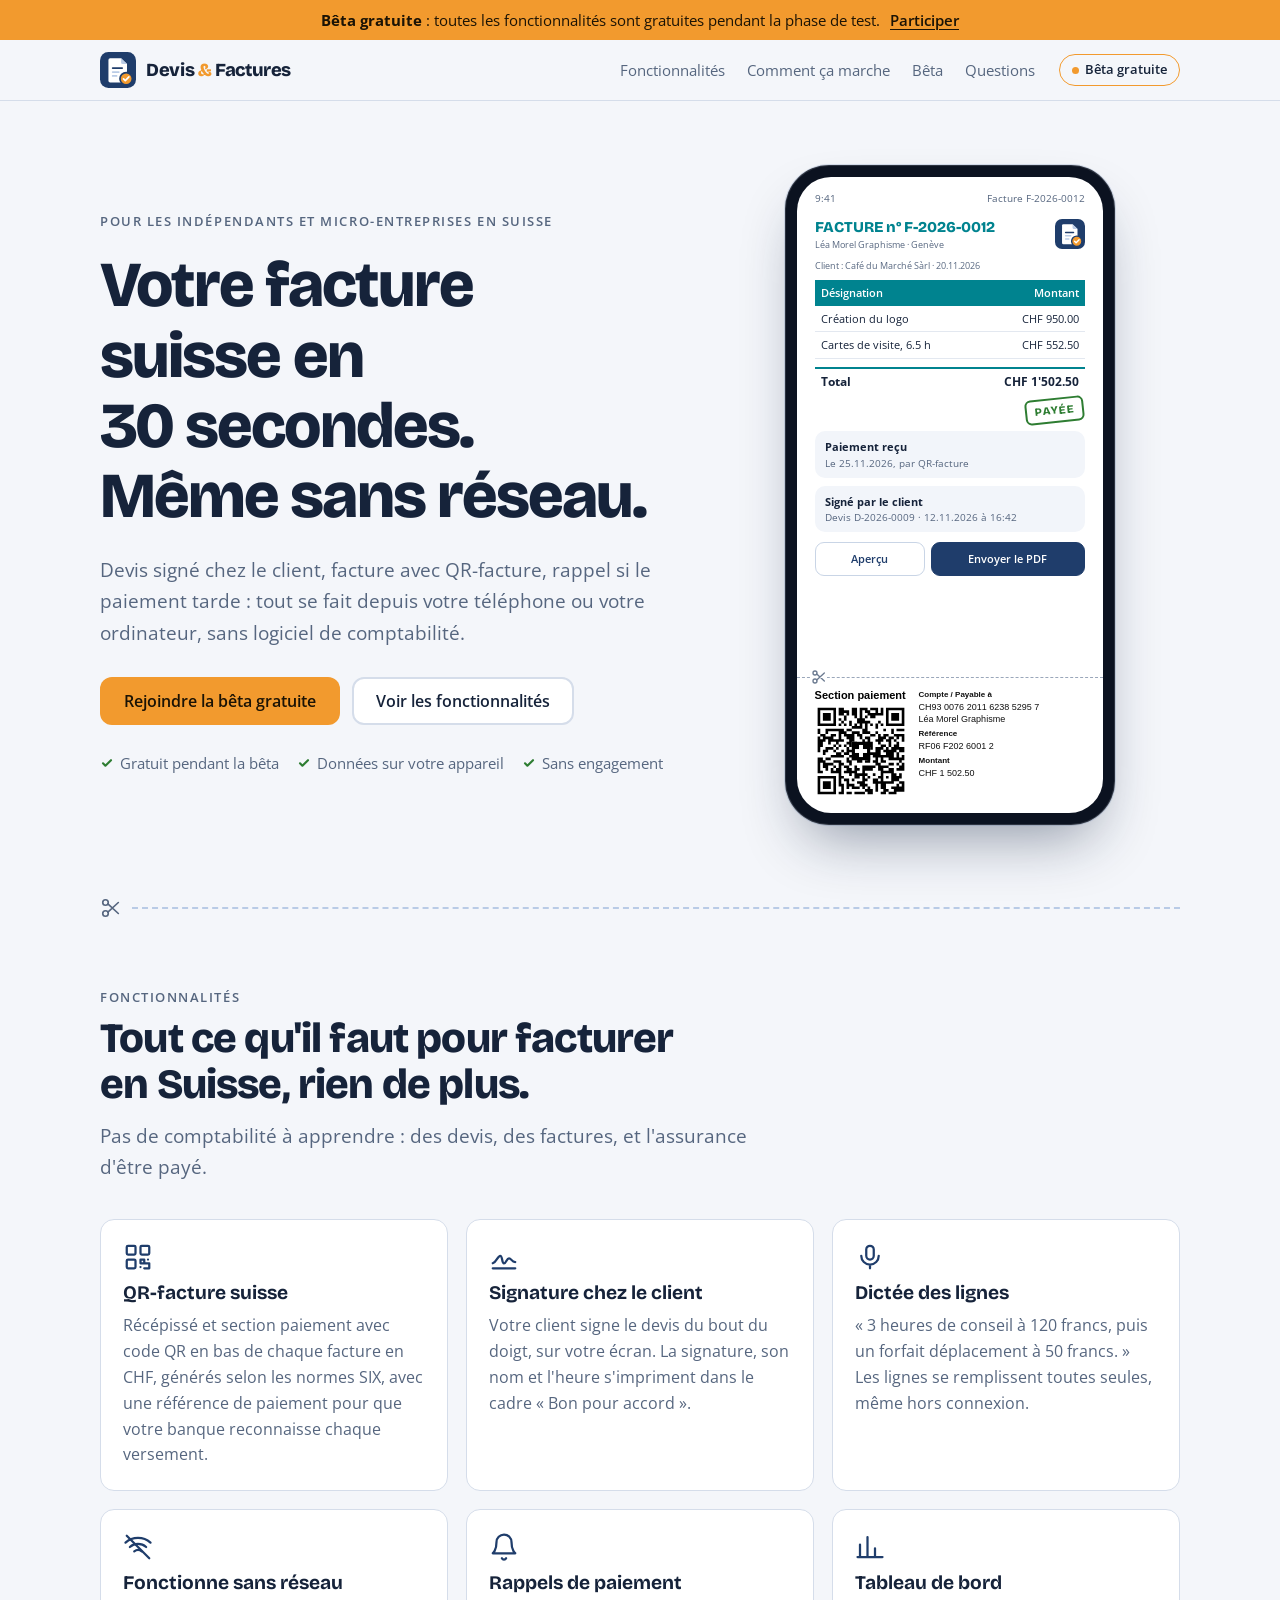
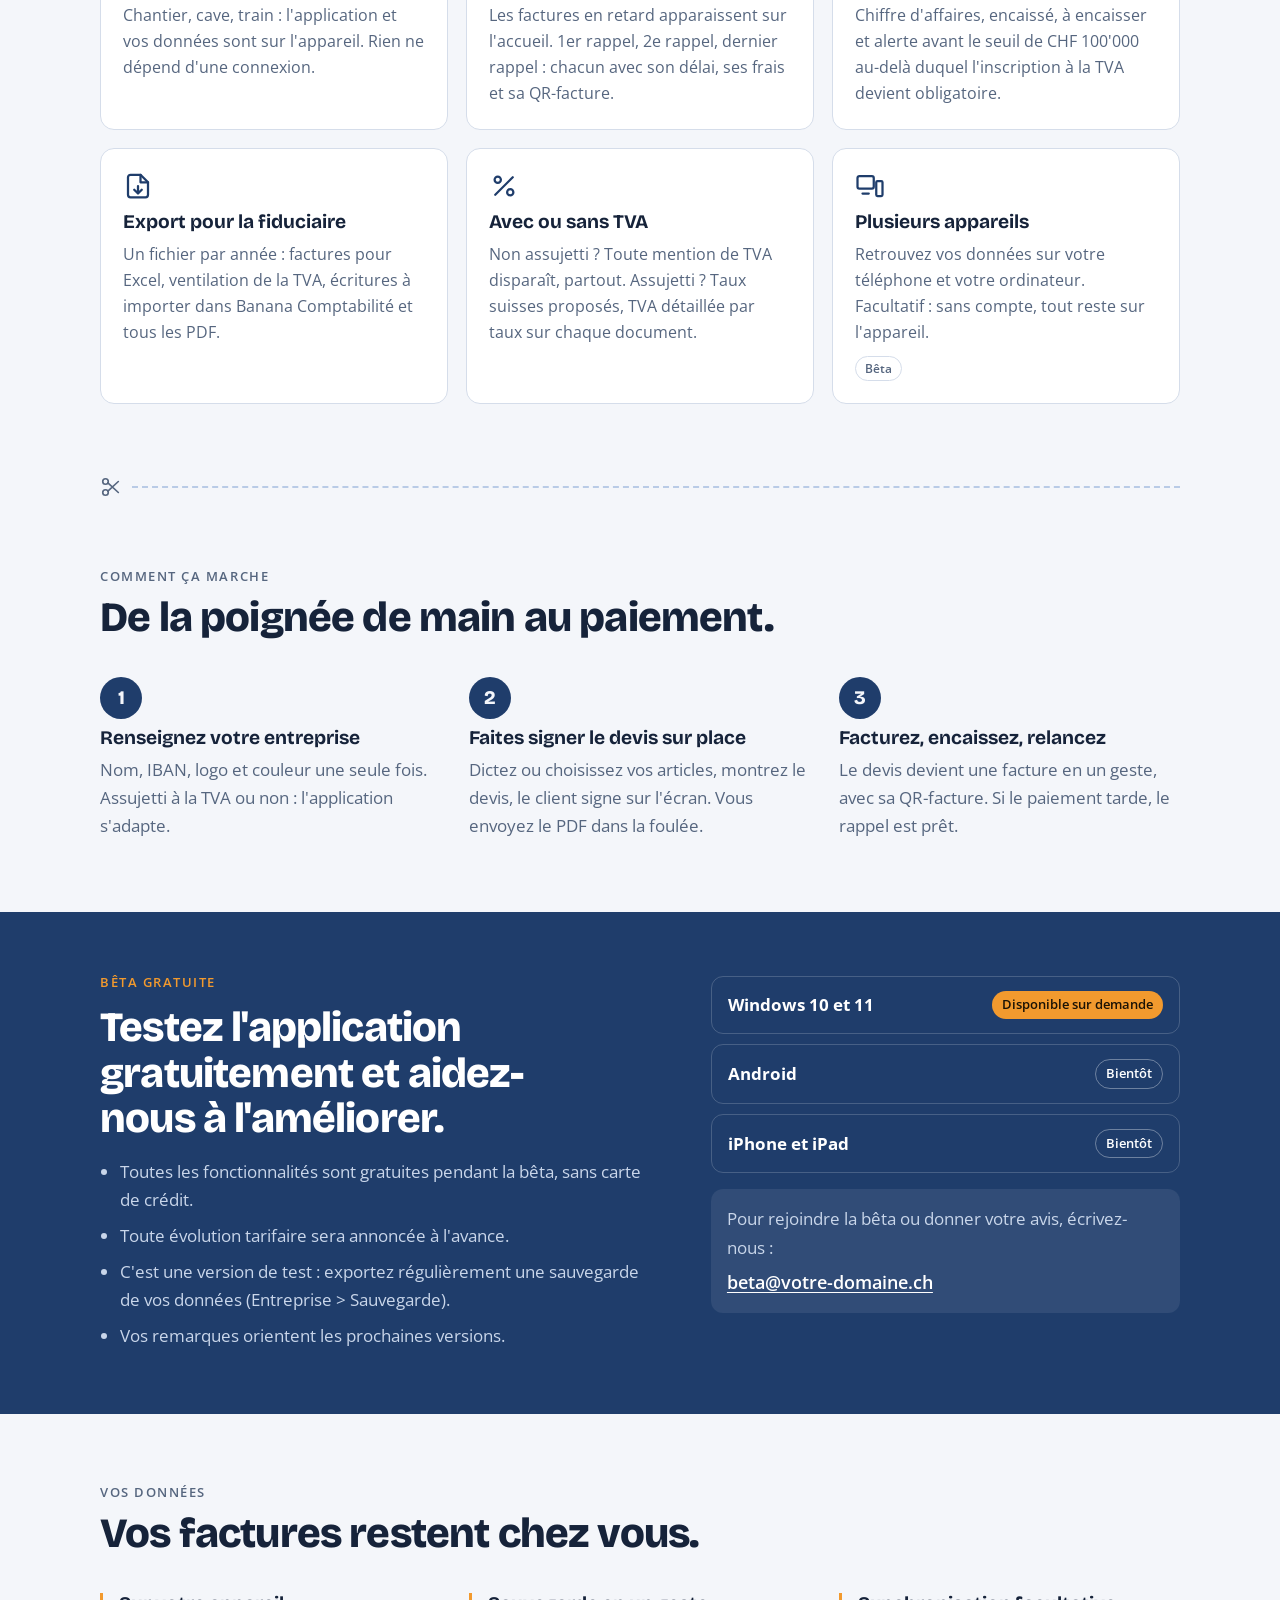
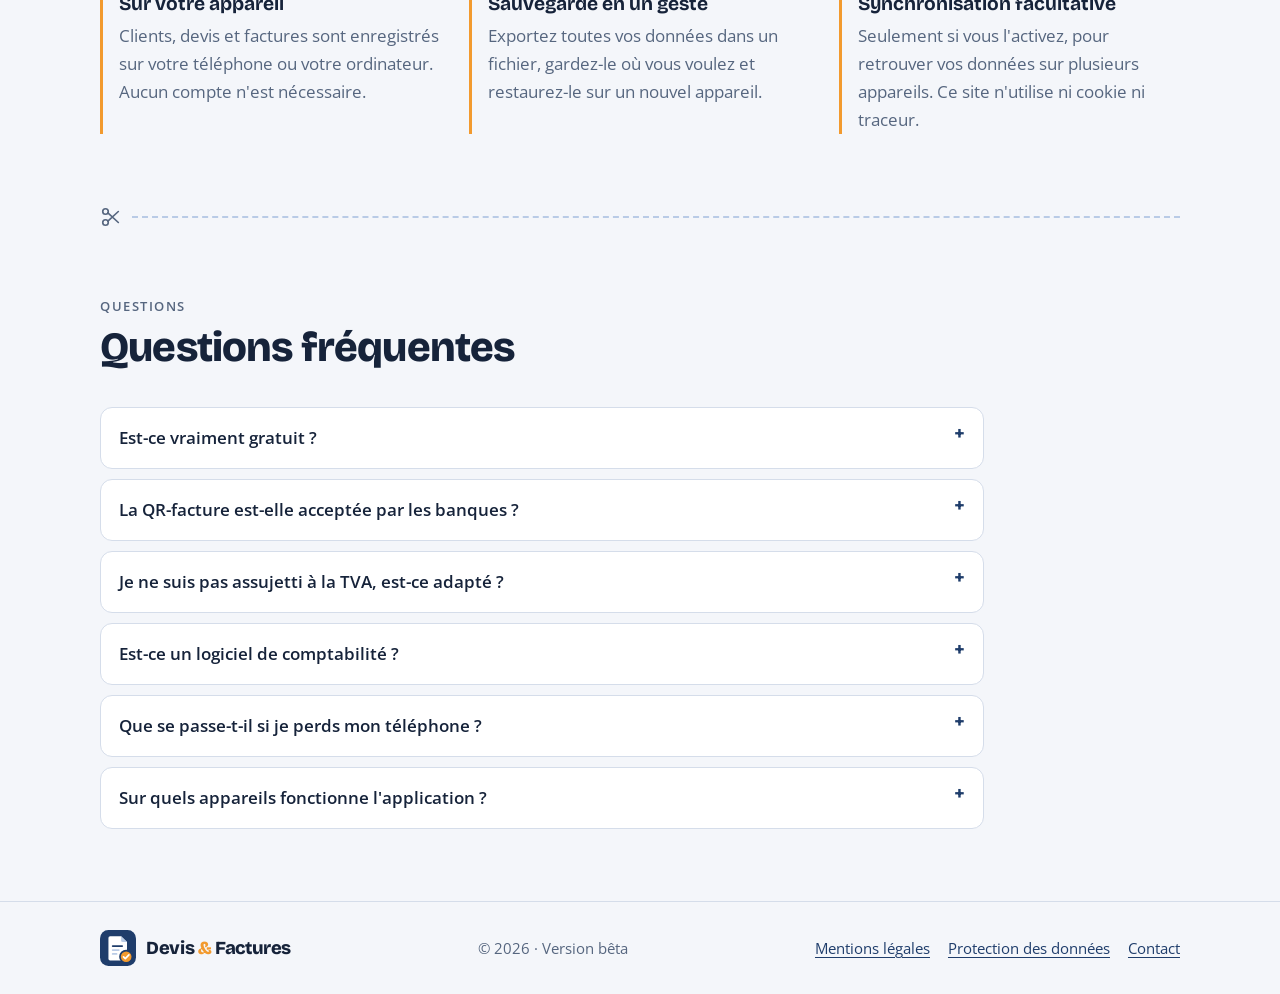
<file: website/index.html>
<!doctype html>
<html lang="fr-CH">
<head>
<meta charset="utf-8">
<meta name="viewport" content="width=device-width, initial-scale=1, viewport-fit=cover">
<title>Devis &amp; Factures — bêta gratuite</title>
<meta name="description" content="Devis, factures avec QR-facture, signature et rappels depuis votre téléphone, même sans réseau. Pour les indépendants et micro-entreprises en Suisse. Bêta gratuite.">
<meta name="theme-color" content="#1F3D6B">
<meta property="og:title" content="Devis &amp; Factures — bêta gratuite">
<meta property="og:description" content="Votre facture suisse en 30 secondes, même sans réseau.">
<link rel="icon" href="assets/favicon.svg" type="image/svg+xml">
<link rel="stylesheet" href="assets/site.css">
</head>
<body>

<div class="beta-strip"><div class="wrap"><span><strong>Bêta gratuite</strong> : toutes les fonctionnalités sont gratuites pendant la phase de test.</span><a href="#beta">Participer</a></div></div>

<header class="site-header">
  <div class="wrap">
    <a class="brand" href="#top" aria-label="Devis &amp; Factures, accueil"><svg viewBox="0 0 64 64" aria-hidden="true"><rect width="64" height="64" rx="15" fill="#1F3D6B"/><path d="M18 11h19.5L48 21.5V51a3 3 0 0 1-3 3H18a3 3 0 0 1-3-3V14a3 3 0 0 1 3-3z" fill="#fff"/><path d="M37.5 11v7.5a3 3 0 0 0 3 3H48z" fill="#B9CBE6"/><rect x="21" y="27" width="20" height="3.2" rx="1.6" fill="#1F3D6B"/><rect x="21" y="34" width="14" height="3.2" rx="1.6" fill="#B9CBE6"/><rect x="21" y="41" width="10" height="3.2" rx="1.6" fill="#B9CBE6"/><circle cx="46.5" cy="47.5" r="11" fill="#F29A2E" stroke="#1F3D6B" stroke-width="3"/><path d="M41.8 47.7l3.2 3.2 6.4-6.6" fill="none" stroke="#fff" stroke-width="3" stroke-linecap="round" stroke-linejoin="round"/></svg><span class="brand-name">Devis <span class="amp">&amp;</span> Factures</span></a>
    <nav class="nav" aria-label="Sections">
      <a href="#fonctionnalites">Fonctionnalités</a>
      <a href="#comment">Comment ça marche</a>
      <a href="#beta">Bêta</a>
      <a href="#faq">Questions</a>
    </nav>
    <span class="pill">Bêta gratuite</span>
  </div>
</header>

<main id="top">
  <section class="hero">
    <div class="wrap">
      <div class="hero-copy">
        <p class="eyebrow">Pour les indépendants et micro-entreprises en Suisse</p>
        <h1>Votre facture suisse en 30&nbsp;secondes. Même sans réseau.</h1>
        <p class="lead">Devis signé chez le client, facture avec QR-facture, rappel si le paiement tarde : tout se fait depuis votre téléphone ou votre ordinateur, sans logiciel de comptabilité.</p>
        <div class="hero-actions">
          <a class="btn btn-primary" href="#beta">Rejoindre la bêta gratuite</a>
          <a class="btn btn-ghost" href="#fonctionnalites">Voir les fonctionnalités</a>
        </div>
        <ul class="facts">
          <li>Gratuit pendant la bêta</li>
          <li>Données sur votre appareil</li>
          <li>Sans engagement</li>
        </ul>
      </div>

      <div class="phone" aria-label="Aperçu d'une facture dans l'application">
        <div class="screen">
          <div class="screen-bar"><span>9:41</span><span>Facture F-2026-0012</span></div>
          <div class="invoice">
            <div class="invoice-head">
              <div><h4>FACTURE n° F-2026-0012</h4><small>Léa Morel Graphisme · Genève</small></div>
              <svg viewBox="0 0 64 64" aria-hidden="true"><rect width="64" height="64" rx="15" fill="#1F3D6B"/><path d="M18 11h19.5L48 21.5V51a3 3 0 0 1-3 3H18a3 3 0 0 1-3-3V14a3 3 0 0 1 3-3z" fill="#fff"/><path d="M37.5 11v7.5a3 3 0 0 0 3 3H48z" fill="#B9CBE6"/><rect x="21" y="27" width="20" height="3.2" rx="1.6" fill="#1F3D6B"/><rect x="21" y="34" width="14" height="3.2" rx="1.6" fill="#B9CBE6"/><rect x="21" y="41" width="10" height="3.2" rx="1.6" fill="#B9CBE6"/><circle cx="46.5" cy="47.5" r="11" fill="#F29A2E" stroke="#1F3D6B" stroke-width="3"/><path d="M41.8 47.7l3.2 3.2 6.4-6.6" fill="none" stroke="#fff" stroke-width="3" stroke-linecap="round" stroke-linejoin="round"/></svg>
            </div>
            <small>Client : Café du Marché Sàrl · 20.11.2026</small>
            <table>
              <thead><tr><th>Désignation</th><th class="n">Montant</th></tr></thead>
              <tbody>
                <tr><td>Création du logo</td><td class="n">CHF 950.00</td></tr>
                <tr><td>Cartes de visite, 6.5 h</td><td class="n">CHF 552.50</td></tr>
              </tbody>
            </table>
            <div class="total"><span>Total</span><span>CHF 1'502.50</span></div>
            <span class="paid-stamp">PAYÉE</span>
            <div class="app-card">
              <strong>Paiement reçu</strong>
              <span>Le 25.11.2026, par QR-facture</span>
            </div>
            <div class="app-card">
              <strong>Signé par le client</strong>
              <span>Devis D-2026-0009 · 12.11.2026 à 16:42</span>
            </div>
            <div class="mini-actions"><span>Aperçu</span><span class="primary">Envoyer le PDF</span></div>
          </div>
          <div class="slip">
            <svg class="scissors" viewBox="0 0 24 24" aria-hidden="true" fill="none" stroke="#6b7a90" stroke-width="2" stroke-linecap="round"><circle cx="6" cy="6" r="3"/><circle cx="6" cy="18" r="3"/><path d="M8.6 7.6L20 18M8.6 16.4L20 6"/></svg>
            <div><h5>Section paiement</h5><svg class="qr" viewBox="-1 -1 35 35" role="img" aria-label="Code QR d'exemple"><rect x="-1" y="-1" width="35" height="35" fill="#fff"/><path d="M0 0h7v1h-7zM8 0h2v1h-2zM13 0h2v1h-2zM16 0h3v1h-3zM20 0h3v1h-3zM24 0h1v1h-1zM26 0h7v1h-7zM0 1h1v1h-1zM6 1h1v1h-1zM8 1h4v1h-4zM13 1h2v1h-2zM16 1h1v1h-1zM18 1h2v1h-2zM22 1h1v1h-1zM24 1h1v1h-1zM26 1h1v1h-1zM32 1h1v1h-1zM0 2h1v1h-1zM2 2h3v1h-3zM6 2h1v1h-1zM8 2h2v1h-2zM11 2h1v1h-1zM13 2h2v1h-2zM16 2h1v1h-1zM19 2h6v1h-6zM26 2h1v1h-1zM28 2h3v1h-3zM32 2h1v1h-1zM0 3h1v1h-1zM2 3h3v1h-3zM6 3h1v1h-1zM10 3h1v1h-1zM14 3h1v1h-1zM16 3h1v1h-1zM18 3h1v1h-1zM20 3h2v1h-2zM26 3h1v1h-1zM28 3h3v1h-3zM32 3h1v1h-1zM0 4h1v1h-1zM2 4h3v1h-3zM6 4h1v1h-1zM8 4h1v1h-1zM10 4h1v1h-1zM15 4h3v1h-3zM26 4h1v1h-1zM28 4h3v1h-3zM32 4h1v1h-1zM0 5h1v1h-1zM6 5h1v1h-1zM9 5h1v1h-1zM12 5h1v1h-1zM15 5h5v1h-5zM23 5h1v1h-1zM26 5h1v1h-1zM32 5h1v1h-1zM0 6h7v1h-7zM8 6h1v1h-1zM10 6h1v1h-1zM12 6h1v1h-1zM14 6h1v1h-1zM16 6h1v1h-1zM18 6h1v1h-1zM20 6h1v1h-1zM22 6h1v1h-1zM24 6h1v1h-1zM26 6h7v1h-7zM13 7h4v1h-4zM18 7h1v1h-1zM22 7h1v1h-1zM0 8h1v1h-1zM3 8h7v1h-7zM11 8h2v1h-2zM17 8h2v1h-2zM25 8h1v1h-1zM28 8h1v1h-1zM30 8h3v1h-3zM0 9h1v1h-1zM3 9h1v1h-1zM8 9h3v1h-3zM13 9h3v1h-3zM17 9h3v1h-3zM22 9h1v1h-1zM28 9h1v1h-1zM1 10h2v1h-2zM5 10h2v1h-2zM8 10h1v1h-1zM10 10h4v1h-4zM15 10h2v1h-2zM20 10h2v1h-2zM23 10h1v1h-1zM25 10h2v1h-2zM29 10h4v1h-4zM0 11h1v1h-1zM2 11h4v1h-4zM8 11h1v1h-1zM11 11h3v1h-3zM16 11h1v1h-1zM18 11h2v1h-2zM23 11h3v1h-3zM27 11h2v1h-2zM30 11h1v1h-1zM32 11h1v1h-1zM0 12h3v1h-3zM4 12h6v1h-6zM12 12h2v1h-2zM17 12h1v1h-1zM19 12h1v1h-1zM22 12h3v1h-3zM26 12h2v1h-2zM29 12h1v1h-1zM32 12h1v1h-1zM0 13h2v1h-2zM4 13h1v1h-1zM7 13h1v1h-1zM11 13h2v1h-2zM14 13h1v1h-1zM17 13h4v1h-4zM23 13h1v1h-1zM27 13h1v1h-1zM30 13h1v1h-1zM0 14h2v1h-2zM6 14h1v1h-1zM8 14h1v1h-1zM10 14h1v1h-1zM12 14h1v1h-1zM14 14h2v1h-2zM19 14h2v1h-2zM24 14h2v1h-2zM27 14h1v1h-1zM29 14h2v1h-2zM0 15h1v1h-1zM3 15h3v1h-3zM7 15h1v1h-1zM11 15h1v1h-1zM16 15h1v1h-1zM20 15h1v1h-1zM22 15h3v1h-3zM26 15h1v1h-1zM28 15h5v1h-5zM0 16h1v1h-1zM2 16h2v1h-2zM6 16h1v1h-1zM9 16h1v1h-1zM11 16h5v1h-5zM18 16h1v1h-1zM22 16h2v1h-2zM25 16h5v1h-5zM31 16h2v1h-2zM2 17h1v1h-1zM7 17h2v1h-2zM10 17h2v1h-2zM14 17h2v1h-2zM17 17h7v1h-7zM26 17h3v1h-3zM30 17h1v1h-1zM5 18h5v1h-5zM12 18h2v1h-2zM15 18h5v1h-5zM21 18h8v1h-8zM30 18h1v1h-1zM32 18h1v1h-1zM0 19h2v1h-2zM3 19h2v1h-2zM11 19h1v1h-1zM13 19h4v1h-4zM19 19h1v1h-1zM22 19h1v1h-1zM24 19h1v1h-1zM27 19h6v1h-6zM0 20h3v1h-3zM6 20h3v1h-3zM11 20h2v1h-2zM15 20h2v1h-2zM18 20h2v1h-2zM21 20h2v1h-2zM24 20h2v1h-2zM31 20h1v1h-1zM0 21h1v1h-1zM2 21h4v1h-4zM8 21h2v1h-2zM12 21h1v1h-1zM22 21h2v1h-2zM27 21h2v1h-2zM30 21h1v1h-1zM32 21h1v1h-1zM0 22h1v1h-1zM2 22h2v1h-2zM6 22h1v1h-1zM8 22h1v1h-1zM10 22h2v1h-2zM14 22h1v1h-1zM17 22h5v1h-5zM23 22h4v1h-4zM31 22h2v1h-2zM0 23h1v1h-1zM3 23h1v1h-1zM5 23h1v1h-1zM7 23h2v1h-2zM11 23h2v1h-2zM14 23h2v1h-2zM17 23h4v1h-4zM23 23h2v1h-2zM27 23h2v1h-2zM30 23h3v1h-3zM0 24h2v1h-2zM5 24h4v1h-4zM10 24h5v1h-5zM17 24h1v1h-1zM24 24h5v1h-5zM8 25h1v1h-1zM12 25h1v1h-1zM14 25h5v1h-5zM21 25h1v1h-1zM24 25h1v1h-1zM28 25h2v1h-2zM31 25h1v1h-1zM0 26h7v1h-7zM8 26h2v1h-2zM14 26h2v1h-2zM17 26h1v1h-1zM19 26h1v1h-1zM23 26h2v1h-2zM26 26h1v1h-1zM28 26h4v1h-4zM0 27h1v1h-1zM6 27h1v1h-1zM8 27h1v1h-1zM10 27h2v1h-2zM13 27h1v1h-1zM17 27h2v1h-2zM21 27h2v1h-2zM24 27h1v1h-1zM28 27h3v1h-3zM0 28h1v1h-1zM2 28h3v1h-3zM6 28h1v1h-1zM8 28h1v1h-1zM11 28h1v1h-1zM15 28h3v1h-3zM21 28h8v1h-8zM31 28h2v1h-2zM0 29h1v1h-1zM2 29h3v1h-3zM6 29h1v1h-1zM8 29h2v1h-2zM11 29h3v1h-3zM16 29h3v1h-3zM22 29h1v1h-1zM24 29h2v1h-2zM30 29h1v1h-1zM32 29h1v1h-1zM0 30h1v1h-1zM2 30h3v1h-3zM6 30h1v1h-1zM9 30h1v1h-1zM11 30h1v1h-1zM13 30h3v1h-3zM17 30h1v1h-1zM19 30h1v1h-1zM22 30h1v1h-1zM24 30h2v1h-2zM28 30h5v1h-5zM0 31h1v1h-1zM6 31h1v1h-1zM9 31h1v1h-1zM18 31h3v1h-3zM22 31h1v1h-1zM25 31h2v1h-2zM29 31h4v1h-4zM0 32h7v1h-7zM8 32h2v1h-2zM11 32h2v1h-2zM14 32h4v1h-4zM19 32h2v1h-2zM24 32h2v1h-2zM27 32h3v1h-3z" fill="#000"/><rect x="13.00" y="13.00" width="7" height="7" fill="#000"/><rect x="15.75" y="14.20" width="1.5" height="4.6" fill="#fff"/><rect x="14.20" y="15.75" width="4.6" height="1.5" fill="#fff"/></svg></div>
            <div>
              <p><b>Compte / Payable à</b>CH93 0076 2011 6238 5295 7<br>Léa Morel Graphisme</p>
              <p><b>Référence</b>RF06 F202 6001 2</p>
              <p><b>Montant</b>CHF 1 502.50</p>
            </div>
          </div>
        </div>
      </div>
    </div>
  </section>

  <div class="wrap"><div class="cut"><svg viewBox="0 0 24 24" aria-hidden="true" fill="none" stroke="currentColor" stroke-width="1.8" stroke-linecap="round"><circle cx="6" cy="6" r="3"/><circle cx="6" cy="18" r="3"/><path d="M8.6 7.6L20 18M8.6 16.4L20 6"/></svg></div></div>

  <section class="section" id="fonctionnalites">
    <div class="wrap">
      <div class="section-head">
        <p class="eyebrow">Fonctionnalités</p>
        <h2>Tout ce qu'il faut pour facturer en Suisse, rien de plus.</h2>
        <p class="lead">Pas de comptabilité à apprendre : des devis, des factures, et l'assurance d'être payé.</p>
      </div>
      <div class="features">
        <article class="feature">
          <svg viewBox="0 0 24 24" aria-hidden="true" fill="none" stroke="currentColor" stroke-width="1.8" stroke-linecap="round" stroke-linejoin="round"><rect x="3" y="3" width="7" height="7" rx="1"/><rect x="14" y="3" width="7" height="7" rx="1"/><rect x="3" y="14" width="7" height="7" rx="1"/><path d="M14 14h3v3h-3zM20 14v.01M14 20h.01M17 17h4v4h-4"/></svg>
          <h3>QR-facture suisse</h3>
          <p>Récépissé et section paiement avec code QR en bas de chaque facture en CHF, générés selon les normes SIX, avec une référence de paiement pour que votre banque reconnaisse chaque versement.</p>
        </article>
        <article class="feature">
          <svg viewBox="0 0 24 24" aria-hidden="true" fill="none" stroke="currentColor" stroke-width="1.8" stroke-linecap="round" stroke-linejoin="round"><path d="M3 17c3-1 4-6 6-6s1 6 3 6 2-4 4-4 2 3 5 3"/><path d="M3 21h18"/></svg>
          <h3>Signature chez le client</h3>
          <p>Votre client signe le devis du bout du doigt, sur votre écran. La signature, son nom et l'heure s'impriment dans le cadre « Bon pour accord ».</p>
        </article>
        <article class="feature">
          <svg viewBox="0 0 24 24" aria-hidden="true" fill="none" stroke="currentColor" stroke-width="1.8" stroke-linecap="round" stroke-linejoin="round"><rect x="9" y="3" width="6" height="11" rx="3"/><path d="M5 11a7 7 0 0 0 14 0M12 18v3"/></svg>
          <h3>Dictée des lignes</h3>
          <p>« 3 heures de conseil à 120 francs, puis un forfait déplacement à 50 francs. » Les lignes se remplissent toutes seules, même hors connexion.</p>
        </article>
        <article class="feature">
          <svg viewBox="0 0 24 24" aria-hidden="true" fill="none" stroke="currentColor" stroke-width="1.8" stroke-linecap="round" stroke-linejoin="round"><path d="M2 8.5a15 15 0 0 1 20 0M5.5 12a10 10 0 0 1 13 0M9 15.5a5 5 0 0 1 6 0"/><path d="M3 3l18 18"/></svg>
          <h3>Fonctionne sans réseau</h3>
          <p>Chantier, cave, train : l'application et vos données sont sur l'appareil. Rien ne dépend d'une connexion.</p>
        </article>
        <article class="feature">
          <svg viewBox="0 0 24 24" aria-hidden="true" fill="none" stroke="currentColor" stroke-width="1.8" stroke-linecap="round" stroke-linejoin="round"><path d="M6 8a6 6 0 1 1 12 0c0 7 3 9 3 9H3s3-2 3-9"/><path d="M10.3 21a1.9 1.9 0 0 0 3.4 0"/></svg>
          <h3>Rappels de paiement</h3>
          <p>Les factures en retard apparaissent sur l'accueil. 1er rappel, 2e rappel, dernier rappel : chacun avec son délai, ses frais et sa QR-facture.</p>
        </article>
        <article class="feature">
          <svg viewBox="0 0 24 24" aria-hidden="true" fill="none" stroke="currentColor" stroke-width="1.8" stroke-linecap="round" stroke-linejoin="round"><path d="M4 20V10M10 20V4M16 20v-7M22 20H2"/></svg>
          <h3>Tableau de bord</h3>
          <p>Chiffre d'affaires, encaissé, à encaisser et alerte avant le seuil de CHF 100'000 au-delà duquel l'inscription à la TVA devient obligatoire.</p>
        </article>
        <article class="feature">
          <svg viewBox="0 0 24 24" aria-hidden="true" fill="none" stroke="currentColor" stroke-width="1.8" stroke-linecap="round" stroke-linejoin="round"><path d="M14 3H6a2 2 0 0 0-2 2v14a2 2 0 0 0 2 2h12a2 2 0 0 0 2-2V9z"/><path d="M14 3v6h6M12 12v6M9 15l3 3 3-3"/></svg>
          <h3>Export pour la fiduciaire</h3>
          <p>Un fichier par année : factures pour Excel, ventilation de la TVA, écritures à importer dans Banana Comptabilité et tous les PDF.</p>
        </article>
        <article class="feature">
          <svg viewBox="0 0 24 24" aria-hidden="true" fill="none" stroke="currentColor" stroke-width="1.8" stroke-linecap="round" stroke-linejoin="round"><path d="M19 5L5 19"/><circle cx="7" cy="7" r="2.5"/><circle cx="17" cy="17" r="2.5"/></svg>
          <h3>Avec ou sans TVA</h3>
          <p>Non assujetti ? Toute mention de TVA disparaît, partout. Assujetti ? Taux suisses proposés, TVA détaillée par taux sur chaque document.</p>
        </article>
        <article class="feature">
          <svg viewBox="0 0 24 24" aria-hidden="true" fill="none" stroke="currentColor" stroke-width="1.8" stroke-linecap="round" stroke-linejoin="round"><rect x="2" y="4" width="13" height="10" rx="1.5"/><path d="M6 18h5"/><rect x="17" y="8" width="5" height="12" rx="1"/></svg>
          <h3>Plusieurs appareils</h3>
          <p>Retrouvez vos données sur votre téléphone et votre ordinateur. Facultatif : sans compte, tout reste sur l'appareil.</p><span class="tag">Bêta</span>
        </article>
      </div>
    </div>
  </section>

  <div class="wrap"><div class="cut"><svg viewBox="0 0 24 24" aria-hidden="true" fill="none" stroke="currentColor" stroke-width="1.8" stroke-linecap="round"><circle cx="6" cy="6" r="3"/><circle cx="6" cy="18" r="3"/><path d="M8.6 7.6L20 18M8.6 16.4L20 6"/></svg></div></div>

  <section class="section" id="comment">
    <div class="wrap">
      <div class="section-head">
        <p class="eyebrow">Comment ça marche</p>
        <h2>De la poignée de main au paiement.</h2>
      </div>
      <ol class="steps">
        <li><h3>Renseignez votre entreprise</h3><p>Nom, IBAN, logo et couleur une seule fois. Assujetti à la TVA ou non : l'application s'adapte.</p></li>
        <li><h3>Faites signer le devis sur place</h3><p>Dictez ou choisissez vos articles, montrez le devis, le client signe sur l'écran. Vous envoyez le PDF dans la foulée.</p></li>
        <li><h3>Facturez, encaissez, relancez</h3><p>Le devis devient une facture en un geste, avec sa QR-facture. Si le paiement tarde, le rappel est prêt.</p></li>
      </ol>
    </div>
  </section>

  <section class="band" id="beta">
    <div class="wrap">
      <div style="display:grid;gap:16px;min-width:0">
        <p class="eyebrow">Bêta gratuite</p>
        <h2>Testez l'application gratuitement et aidez-nous à l'améliorer.</h2>
        <ul>
          <li>Toutes les fonctionnalités sont gratuites pendant la bêta, sans carte de crédit.</li>
          <li>Toute évolution tarifaire sera annoncée à l'avance.</li>
          <li>C'est une version de test : exportez régulièrement une sauvegarde de vos données (Entreprise &gt; Sauvegarde).</li>
          <li>Vos remarques orientent les prochaines versions.</li>
        </ul>
      </div>
      <div class="platforms">
        <div class="platform"><strong>Windows 10 et 11</strong><span class="status on">Disponible sur demande</span></div>
        <div class="platform"><strong>Android</strong><span class="status soon">Bientôt</span></div>
        <div class="platform"><strong>iPhone et iPad</strong><span class="status soon">Bientôt</span></div>
        <div class="contact-box">
          <p>Pour rejoindre la bêta ou donner votre avis, écrivez-nous :</p>
          <a href="mailto:beta@votre-domaine.ch?subject=B%C3%AAta%20Devis%20%26%20Factures">beta@votre-domaine.ch</a>
        </div>
      </div>
    </div>
  </section>

  <section class="section" id="donnees">
    <div class="wrap">
      <div class="section-head">
        <p class="eyebrow">Vos données</p>
        <h2>Vos factures restent chez vous.</h2>
      </div>
      <div class="privacy">
        <div><h3>Sur votre appareil</h3><p>Clients, devis et factures sont enregistrés sur votre téléphone ou votre ordinateur. Aucun compte n'est nécessaire.</p></div>
        <div><h3>Sauvegarde en un geste</h3><p>Exportez toutes vos données dans un fichier, gardez-le où vous voulez et restaurez-le sur un nouvel appareil.</p></div>
        <div><h3>Synchronisation facultative</h3><p>Seulement si vous l'activez, pour retrouver vos données sur plusieurs appareils. Ce site n'utilise ni cookie ni traceur.</p></div>
      </div>
    </div>
  </section>

  <div class="wrap"><div class="cut"><svg viewBox="0 0 24 24" aria-hidden="true" fill="none" stroke="currentColor" stroke-width="1.8" stroke-linecap="round"><circle cx="6" cy="6" r="3"/><circle cx="6" cy="18" r="3"/><path d="M8.6 7.6L20 18M8.6 16.4L20 6"/></svg></div></div>

  <section class="section" id="faq">
    <div class="wrap">
      <div class="section-head">
        <p class="eyebrow">Questions</p>
        <h2>Questions fréquentes</h2>
      </div>
      <div class="faq">
        <details><summary>Est-ce vraiment gratuit ?</summary><p>Oui, pendant toute la durée de la bêta. Si une offre payante est proposée plus tard, elle sera annoncée à l'avance et vous pourrez exporter vos données à tout moment.</p></details>
        <details><summary>La QR-facture est-elle acceptée par les banques ?</summary><p>Elle est générée selon les normes de la place financière suisse (SIX) : référence RF, adresses structurées, montant en CHF. Pendant la bêta, nous vous conseillons de scanner une première facture avec votre application bancaire.</p></details>
        <details><summary>Je ne suis pas assujetti à la TVA, est-ce adapté ?</summary><p>Oui. Une fois l'option activée, la TVA disparaît de l'application et de vos documents, et le tableau de bord vous prévient à l'approche du seuil de CHF 100'000.</p></details>
        <details><summary>Est-ce un logiciel de comptabilité ?</summary><p>Non. L'application gère vos devis, factures, paiements et rappels. Pour la comptabilité, elle prépare un export annuel pour votre fiduciaire, importable dans Banana Comptabilité.</p></details>
        <details><summary>Que se passe-t-il si je perds mon téléphone ?</summary><p>Vos données sont sur l'appareil : sans sauvegarde, elles seraient perdues. Exportez régulièrement une sauvegarde, ou activez la synchronisation pour les retrouver sur un autre appareil.</p></details>
        <details><summary>Sur quels appareils fonctionne l'application ?</summary><p>Windows 10 et 11 pendant la bêta. Les versions Android et iPhone arrivent bientôt.</p></details>
      </div>
    </div>
  </section>
</main>

<footer class="site-footer">
  <div class="wrap">
    <a class="brand" href="#top"><svg viewBox="0 0 64 64" aria-hidden="true"><rect width="64" height="64" rx="15" fill="#1F3D6B"/><path d="M18 11h19.5L48 21.5V51a3 3 0 0 1-3 3H18a3 3 0 0 1-3-3V14a3 3 0 0 1 3-3z" fill="#fff"/><path d="M37.5 11v7.5a3 3 0 0 0 3 3H48z" fill="#B9CBE6"/><rect x="21" y="27" width="20" height="3.2" rx="1.6" fill="#1F3D6B"/><rect x="21" y="34" width="14" height="3.2" rx="1.6" fill="#B9CBE6"/><rect x="21" y="41" width="10" height="3.2" rx="1.6" fill="#B9CBE6"/><circle cx="46.5" cy="47.5" r="11" fill="#F29A2E" stroke="#1F3D6B" stroke-width="3"/><path d="M41.8 47.7l3.2 3.2 6.4-6.6" fill="none" stroke="#fff" stroke-width="3" stroke-linecap="round" stroke-linejoin="round"/></svg><span class="brand-name">Devis <span class="amp">&amp;</span> Factures</span></a>
    <span>© 2026 · Version bêta</span>
    <nav aria-label="Informations légales">
      <a href="mentions-legales.html">Mentions légales</a>
      <a href="confidentialite.html">Protection des données</a>
      <a href="mailto:beta@votre-domaine.ch">Contact</a>
    </nav>
  </div>
</footer>

</body>
</html>
</file>
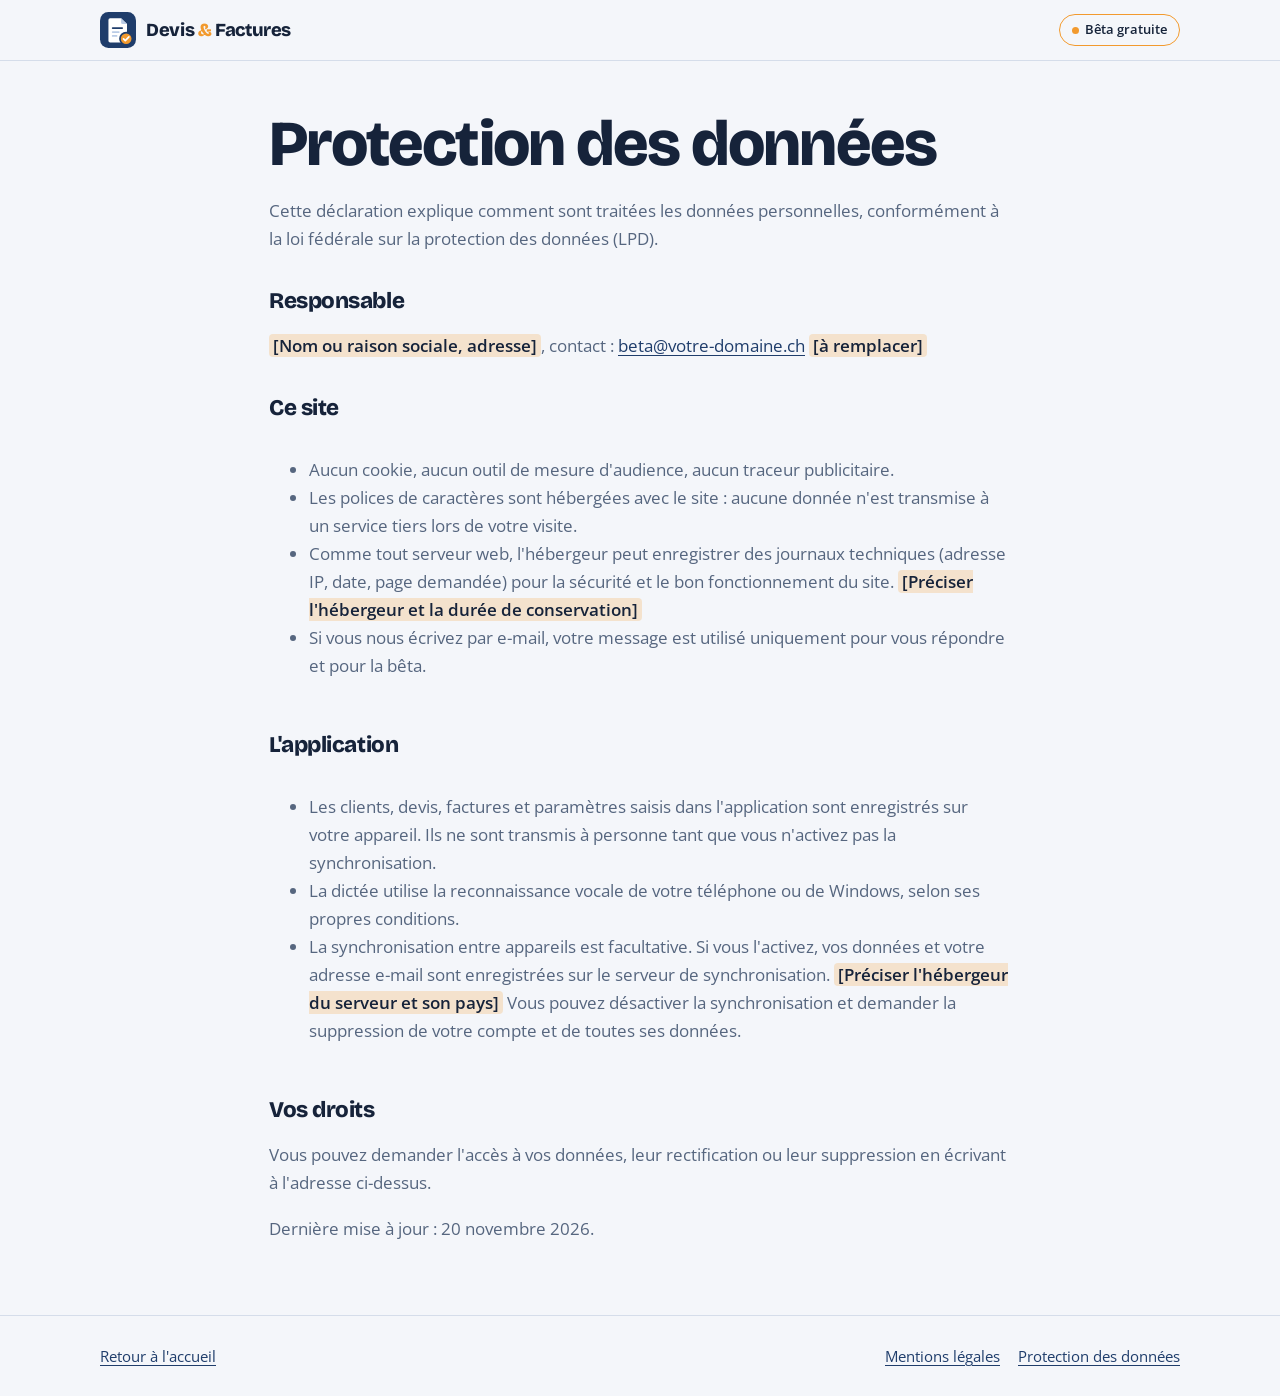
<file: website/confidentialite.html>
<!doctype html>
<html lang="fr-CH">
<head>
<meta charset="utf-8">
<meta name="viewport" content="width=device-width, initial-scale=1, viewport-fit=cover">
<title>Protection des données — Devis &amp; Factures</title>
<meta name="robots" content="noindex">
<link rel="icon" href="assets/favicon.svg" type="image/svg+xml">
<link rel="stylesheet" href="assets/site.css">
</head>
<body>
<header class="site-header">
  <div class="wrap">
    <a class="brand" href="index.html" aria-label="Devis &amp; Factures, accueil"><svg viewBox="0 0 64 64" aria-hidden="true"><rect width="64" height="64" rx="15" fill="#1F3D6B"/><path d="M18 11h19.5L48 21.5V51a3 3 0 0 1-3 3H18a3 3 0 0 1-3-3V14a3 3 0 0 1 3-3z" fill="#fff"/><path d="M37.5 11v7.5a3 3 0 0 0 3 3H48z" fill="#B9CBE6"/><rect x="21" y="27" width="20" height="3.2" rx="1.6" fill="#1F3D6B"/><rect x="21" y="34" width="14" height="3.2" rx="1.6" fill="#B9CBE6"/><rect x="21" y="41" width="10" height="3.2" rx="1.6" fill="#B9CBE6"/><circle cx="46.5" cy="47.5" r="11" fill="#F29A2E" stroke="#1F3D6B" stroke-width="3"/><path d="M41.8 47.7l3.2 3.2 6.4-6.6" fill="none" stroke="#fff" stroke-width="3" stroke-linecap="round" stroke-linejoin="round"/></svg><span class="brand-name">Devis <span class="amp">&amp;</span> Factures</span></a>
    <span class="pill" style="margin-left:auto">Bêta gratuite</span>
  </div>
</header>
<main class="wrap legal">
  <h1>Protection des données</h1>
  <p>Cette déclaration explique comment sont traitées les données personnelles, conformément à la loi fédérale
     sur la protection des données (LPD).</p>
  <h2>Responsable</h2>
  <p><span class="todo">[Nom ou raison sociale, adresse]</span>, contact :
     <a href="mailto:beta@votre-domaine.ch">beta@votre-domaine.ch</a> <span class="todo">[à remplacer]</span></p>
  <h2>Ce site</h2>
  <ul>
    <li>Aucun cookie, aucun outil de mesure d'audience, aucun traceur publicitaire.</li>
    <li>Les polices de caractères sont hébergées avec le site : aucune donnée n'est transmise à un service tiers lors de votre visite.</li>
    <li>Comme tout serveur web, l'hébergeur peut enregistrer des journaux techniques (adresse IP, date, page demandée)
        pour la sécurité et le bon fonctionnement du site. <span class="todo">[Préciser l'hébergeur et la durée de conservation]</span></li>
    <li>Si vous nous écrivez par e-mail, votre message est utilisé uniquement pour vous répondre et pour la bêta.</li>
  </ul>
  <h2>L'application</h2>
  <ul>
    <li>Les clients, devis, factures et paramètres saisis dans l'application sont enregistrés sur votre appareil.
        Ils ne sont transmis à personne tant que vous n'activez pas la synchronisation.</li>
    <li>La dictée utilise la reconnaissance vocale de votre téléphone ou de Windows, selon ses propres conditions.</li>
    <li>La synchronisation entre appareils est facultative. Si vous l'activez, vos données et votre adresse e-mail
        sont enregistrées sur le serveur de synchronisation. <span class="todo">[Préciser l'hébergeur du serveur et son pays]</span>
        Vous pouvez désactiver la synchronisation et demander la suppression de votre compte et de toutes ses données.</li>
  </ul>
  <h2>Vos droits</h2>
  <p>Vous pouvez demander l'accès à vos données, leur rectification ou leur suppression en écrivant à l'adresse ci-dessus.</p>
  <p>Dernière mise à jour : 20 novembre 2026.</p>
</main>
<footer class="site-footer">
  <div class="wrap">
    <a href="index.html">Retour à l'accueil</a>
    <nav aria-label="Informations légales"><a href="mentions-legales.html">Mentions légales</a><a href="confidentialite.html">Protection des données</a></nav>
  </div>
</footer>
</body>
</html>
</file>
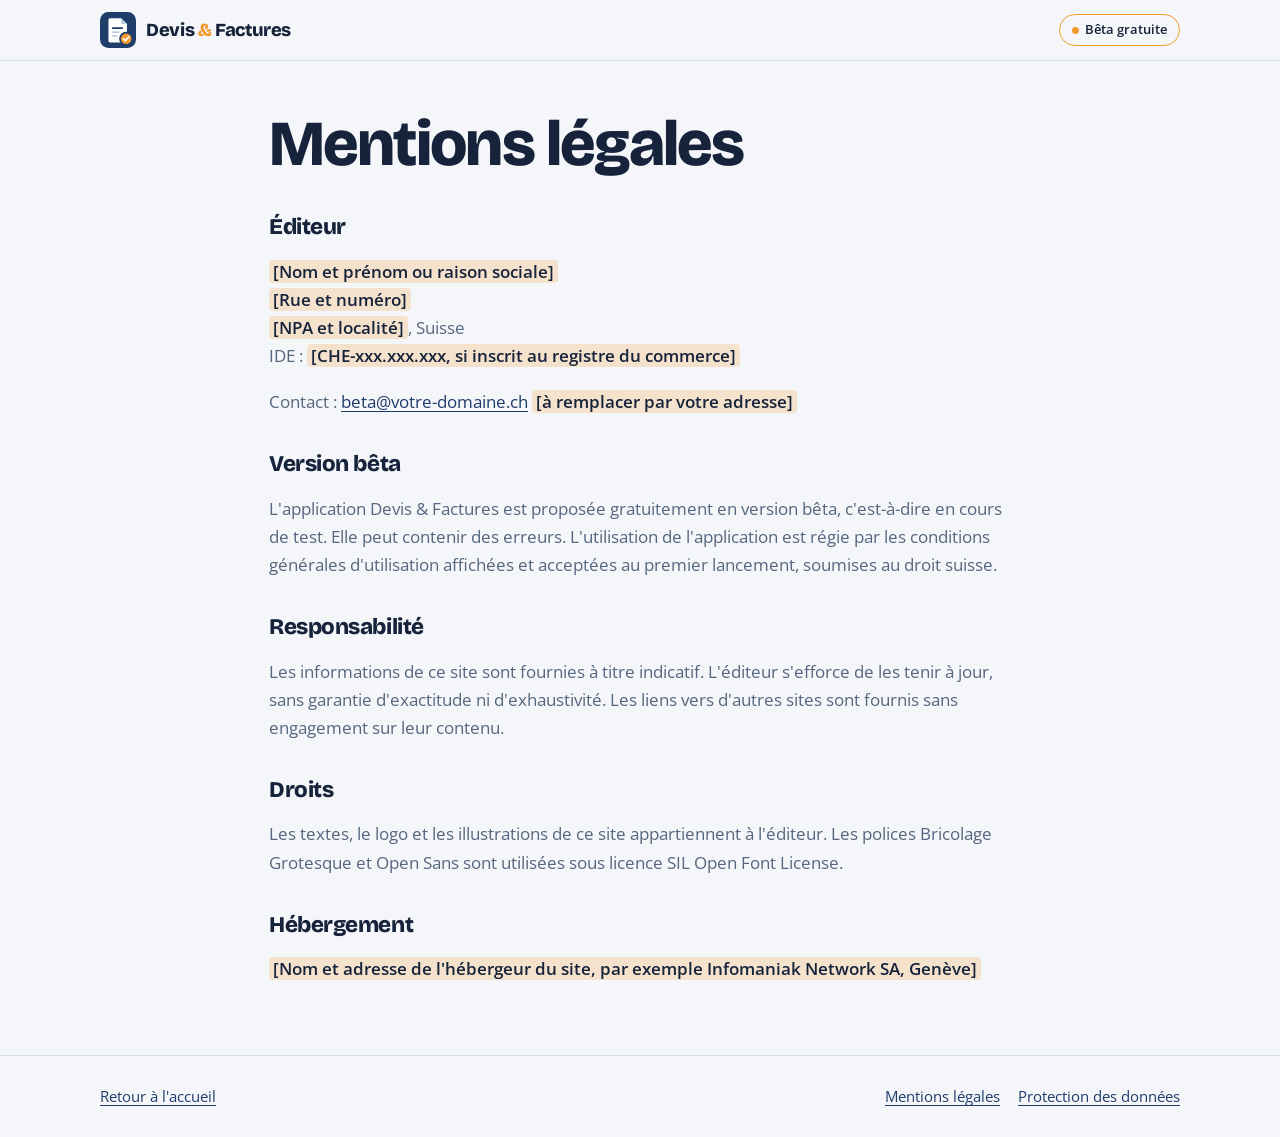
<file: website/mentions-legales.html>
<!doctype html>
<html lang="fr-CH">
<head>
<meta charset="utf-8">
<meta name="viewport" content="width=device-width, initial-scale=1, viewport-fit=cover">
<title>Mentions légales — Devis &amp; Factures</title>
<meta name="robots" content="noindex">
<link rel="icon" href="assets/favicon.svg" type="image/svg+xml">
<link rel="stylesheet" href="assets/site.css">
</head>
<body>
<header class="site-header">
  <div class="wrap">
    <a class="brand" href="index.html" aria-label="Devis &amp; Factures, accueil"><svg viewBox="0 0 64 64" aria-hidden="true"><rect width="64" height="64" rx="15" fill="#1F3D6B"/><path d="M18 11h19.5L48 21.5V51a3 3 0 0 1-3 3H18a3 3 0 0 1-3-3V14a3 3 0 0 1 3-3z" fill="#fff"/><path d="M37.5 11v7.5a3 3 0 0 0 3 3H48z" fill="#B9CBE6"/><rect x="21" y="27" width="20" height="3.2" rx="1.6" fill="#1F3D6B"/><rect x="21" y="34" width="14" height="3.2" rx="1.6" fill="#B9CBE6"/><rect x="21" y="41" width="10" height="3.2" rx="1.6" fill="#B9CBE6"/><circle cx="46.5" cy="47.5" r="11" fill="#F29A2E" stroke="#1F3D6B" stroke-width="3"/><path d="M41.8 47.7l3.2 3.2 6.4-6.6" fill="none" stroke="#fff" stroke-width="3" stroke-linecap="round" stroke-linejoin="round"/></svg><span class="brand-name">Devis <span class="amp">&amp;</span> Factures</span></a>
    <span class="pill" style="margin-left:auto">Bêta gratuite</span>
  </div>
</header>
<main class="wrap legal">
  <h1>Mentions légales</h1>
  <h2>Éditeur</h2>
  <p><span class="todo">[Nom et prénom ou raison sociale]</span><br><span class="todo">[Rue et numéro]</span><br><span class="todo">[NPA et localité]</span>, Suisse<br>
     IDE : <span class="todo">[CHE-xxx.xxx.xxx, si inscrit au registre du commerce]</span></p>
  <p>Contact : <a href="mailto:beta@votre-domaine.ch">beta@votre-domaine.ch</a> <span class="todo">[à remplacer par votre adresse]</span></p>
  <h2>Version bêta</h2>
  <p>L'application Devis &amp; Factures est proposée gratuitement en version bêta, c'est-à-dire en cours de test.
     Elle peut contenir des erreurs. L'utilisation de l'application est régie par les conditions générales
     d'utilisation affichées et acceptées au premier lancement, soumises au droit suisse.</p>
  <h2>Responsabilité</h2>
  <p>Les informations de ce site sont fournies à titre indicatif. L'éditeur s'efforce de les tenir à jour,
     sans garantie d'exactitude ni d'exhaustivité. Les liens vers d'autres sites sont fournis sans engagement
     sur leur contenu.</p>
  <h2>Droits</h2>
  <p>Les textes, le logo et les illustrations de ce site appartiennent à l'éditeur. Les polices Bricolage Grotesque
     et Open Sans sont utilisées sous licence SIL Open Font License.</p>
  <h2>Hébergement</h2>
  <p><span class="todo">[Nom et adresse de l'hébergeur du site, par exemple Infomaniak Network SA, Genève]</span></p>
</main>
<footer class="site-footer">
  <div class="wrap">
    <a href="index.html">Retour à l'accueil</a>
    <nav aria-label="Informations légales"><a href="mentions-legales.html">Mentions légales</a><a href="confidentialite.html">Protection des données</a></nav>
  </div>
</footer>
</body>
</html>
</file>
<file: website/assets/site.css>
/* Mise en page : « papier et bulletin de paiement » — sections séparées par le pointillé à ciseaux
   de la QR-facture, héros en deux colonnes avec la facture affichée sur un téléphone. */
@font-face {
  font-family: "Bricolage Grotesque";
  src: url("fonts/bricolage-grotesque-latin.woff2") format("woff2");
  font-weight: 200 800;
  font-display: swap;
}
@font-face {
  font-family: "Open Sans";
  src: url("fonts/open-sans-latin.woff2") format("woff2");
  font-weight: 300 800;
  font-display: swap;
}

:root {
  --bg: #f4f6fa;          /* papier froid */
  --surface: #ffffff;
  --text: #16233a;
  --muted: #56667f;
  --ink: #1f3d6b;          /* encre : couleur de la marque */
  --mist: #b9cbe6;
  --line: #d5ddea;
  --accent: #f29a2e;       /* « payé » */
  --accent-text: #1b1305;
  --band: #1f3d6b;
  --band-text: #ffffff;
  --band-muted: #c9d6ea;
  --ok: #2e7d32;
  --font-display: "Bricolage Grotesque", "Avenir Next", "Segoe UI", system-ui, sans-serif;
  --font-body: "Open Sans", "Segoe UI", system-ui, -apple-system, Roboto, sans-serif;
  --radius: 14px;
  --max: 1120px;
}
@media (prefers-color-scheme: dark) {
  :root:not([data-theme="light"]) {
    --bg: #0d1626; --surface: #152239; --text: #e6edf7; --muted: #9eb0c9; --ink: #a9c4ee;
    --mist: #3a5378; --line: #26375a; --accent: #f5a94a; --accent-text: #1b1305;
    --band: #182a48; --band-text: #ffffff; --band-muted: #b3c4dd; --ok: #81c784;
    color-scheme: dark;
  }
}
:root[data-theme="dark"] {
  --bg: #0d1626; --surface: #152239; --text: #e6edf7; --muted: #9eb0c9; --ink: #a9c4ee;
  --mist: #3a5378; --line: #26375a; --accent: #f5a94a; --accent-text: #1b1305;
  --band: #182a48; --band-text: #ffffff; --band-muted: #b3c4dd; --ok: #81c784;
  color-scheme: dark;
}

* { box-sizing: border-box; }
html { scroll-behavior: smooth; }
@media (prefers-reduced-motion: reduce) { html { scroll-behavior: auto; } }
body {
  margin: 0;
  background: var(--bg);
  color: var(--text);
  font: 400 1.0625rem/1.65 var(--font-body);
  -webkit-font-smoothing: antialiased;
}
/* Encoche des téléphones : la bande au-dessus de l'en-tête collant garde la couleur de la page. */
body::before { content: ""; position: fixed; inset: 0 0 auto; height: env(safe-area-inset-top, 0px); z-index: 30; background: var(--bg); }
a { color: var(--ink); text-underline-offset: 3px; }
a:focus-visible, button:focus-visible, summary:focus-visible { outline: 3px solid var(--accent); outline-offset: 3px; border-radius: 6px; }
img, svg { max-width: 100%; }
h1, h2, h3 { font-family: var(--font-display); color: var(--text); line-height: 1.1; text-wrap: balance; margin: 0; }
h1 { font-size: clamp(2.3rem, 5.4vw, 4rem); font-weight: 800; letter-spacing: -0.03em; }
h2 { font-size: clamp(1.8rem, 3.6vw, 2.6rem); font-weight: 800; letter-spacing: -0.02em; }
h3 { font-size: 1.2rem; font-weight: 700; }
p { margin: 0; }

.wrap {
  max-width: var(--max);
  margin: 0 auto;
  padding-left: max(20px, env(safe-area-inset-left, 0px));
  padding-right: max(20px, env(safe-area-inset-right, 0px));
}
.eyebrow {
  font: 600 0.8rem/1 var(--font-body);
  letter-spacing: 0.12em;
  text-transform: uppercase;
  color: var(--muted);
}
.lead { font-size: 1.2rem; color: var(--muted); max-width: 34em; }

/* Bandeau bêta */
.beta-strip { background: var(--accent); color: var(--accent-text); font-size: 0.92rem; }
.beta-strip .wrap { padding-block: 8px; display: flex; gap: 10px; justify-content: center; flex-wrap: wrap; text-align: center; }
.beta-strip a { color: inherit; font-weight: 600; }

/* En-tête */
.site-header {
  position: sticky; top: env(safe-area-inset-top, 0px); z-index: 20;
  background: color-mix(in srgb, var(--bg) 88%, transparent);
  backdrop-filter: saturate(1.4) blur(10px);
  border-bottom: 1px solid var(--line);
}
.site-header .wrap { display: flex; align-items: center; gap: 24px; padding-block: 12px; }
.brand { display: flex; align-items: center; gap: 10px; text-decoration: none; color: var(--text); }
.brand svg { width: 36px; height: 36px; flex: none; }
.brand-name { font: 800 1.15rem/1 var(--font-display); letter-spacing: -0.02em; white-space: nowrap; }
.brand-name .amp { color: var(--accent); }
.nav { display: flex; gap: 22px; margin-left: auto; font-size: 0.95rem; }
.nav a { color: var(--muted); text-decoration: none; }
.nav a:hover { color: var(--text); }
.pill {
  display: inline-flex; align-items: center; gap: 6px;
  border: 1.5px solid var(--accent); color: var(--text);
  border-radius: 999px; padding: 4px 12px; font-size: 0.82rem; font-weight: 600; white-space: nowrap;
}
.pill::before { content: ""; width: 7px; height: 7px; border-radius: 50%; background: var(--accent); }
@media (max-width: 760px) { .nav { display: none; } .site-header .pill { margin-left: auto; } }

/* Boutons */
.btn {
  display: inline-flex; align-items: center; gap: 8px; text-decoration: none;
  font: 600 1rem/1 var(--font-body); padding: 14px 22px; border-radius: 12px;
  border: 2px solid transparent; transition: transform .15s ease, background .15s ease;
}
.btn:hover { transform: translateY(-1px); }
.btn-primary { background: var(--accent); color: var(--accent-text); }
.btn-ghost { border-color: var(--line); color: var(--text); background: var(--surface); }

/* Héros */
.hero .wrap { display: grid; grid-template-columns: 1.1fr 0.9fr; gap: 56px; align-items: center; padding-block: 64px 72px; }
.hero-copy { display: grid; gap: 22px; min-width: 0; }
.hero-actions { display: flex; gap: 12px; flex-wrap: wrap; margin-top: 6px; }
.facts { display: flex; flex-wrap: wrap; gap: 8px 18px; color: var(--muted); font-size: 0.92rem; padding: 0; margin: 4px 0 0; list-style: none; }
.facts li { display: flex; gap: 6px; align-items: center; }
.facts li::before { content: ""; width: 14px; height: 14px; border-radius: 50%; background: var(--ok); mask: url("data:image/svg+xml,%3Csvg xmlns='http://www.w3.org/2000/svg' viewBox='0 0 14 14'%3E%3Cpath d='M3 7.3l2.4 2.4L11 4.2' fill='none' stroke='black' stroke-width='2.2' stroke-linecap='round' stroke-linejoin='round'/%3E%3C/svg%3E") center/100% no-repeat; }
@media (max-width: 900px) { .hero .wrap { grid-template-columns: 1fr; padding-block: 40px 56px; gap: 40px; } }

/* Téléphone avec la facture */
.phone {
  width: min(330px, 100%); margin: 0 auto; aspect-ratio: 330 / 660; max-width: 100%;
  border-radius: 44px; padding: 12px; background: #0b1220;
  box-shadow: 0 30px 60px -20px rgb(15 30 60 / 45%), 0 0 0 1px rgb(255 255 255 / 14%) inset, 0 0 0 1px var(--line);
}
.screen {
  height: 100%; border-radius: 34px; overflow: hidden; background: #ffffff; color: #16233a;
  display: grid; grid-template-rows: auto 1fr auto; font-size: 11px; line-height: 1.4;
}
.screen-bar { padding: 14px 18px 8px; display: flex; justify-content: space-between; color: #56667f; font-size: 10px; }
.invoice { padding: 6px 18px 0; display: grid; gap: 8px; align-content: start; }
.invoice-head { display: flex; justify-content: space-between; align-items: flex-start; gap: 8px; }
.invoice-head svg { width: 30px; height: 30px; flex: none; }
.invoice h4 { margin: 0; font: 800 15px/1.1 var(--font-display); color: #00838f; }
.invoice small { color: #56667f; }
.invoice table { width: 100%; border-collapse: collapse; font-variant-numeric: tabular-nums; }
.invoice th { background: #00838f; color: #fff; text-align: left; font-weight: 600; padding: 5px 6px; }
.invoice td { padding: 5px 6px; border-bottom: 1px solid #e3e8f0; }
.invoice .n { text-align: right; white-space: nowrap; }
.invoice .total { display: flex; justify-content: space-between; font-weight: 700; font-size: 12px; border-top: 2px solid #00838f; padding: 5px 6px 0; }
.paid-stamp {
  justify-self: end; transform: rotate(-6deg); border: 2px solid #2e7d32; color: #2e7d32;
  font: 800 11px/1 var(--font-display); letter-spacing: .08em; padding: 5px 8px; border-radius: 6px;
}
.app-card { display: grid; gap: 1px; background: #f2f5fa; border-radius: 10px; padding: 8px 10px; }
.app-card strong { font-size: 11px; color: #16233a; }
.app-card span { font-size: 10px; color: #56667f; }
.mini-actions { display: grid; grid-template-columns: 1fr 1.4fr; gap: 6px; margin-top: 2px; }
.mini-actions span { text-align: center; border-radius: 9px; padding: 8px 6px; font-weight: 600; border: 1px solid #c9d5e6; color: #1f3d6b; }
.mini-actions .primary { background: #1f3d6b; border-color: #1f3d6b; color: #fff; }
.slip { border-top: 1.5px dashed #9aa7ba; position: relative; padding: 12px 18px 16px; display: grid; grid-template-columns: 92px 1fr; gap: 12px; }
.slip .scissors { position: absolute; top: -9px; left: 14px; width: 16px; height: 16px; background: #fff; }
.slip h5 { margin: 0 0 4px; font: 700 11px/1 Arial, sans-serif; color: #000; }
.slip .qr { width: 92px; height: 92px; display: block; }
.slip p { font: 9px/1.35 Arial, sans-serif; color: #111; margin: 0 0 4px; }
.slip p b { display: block; font-size: 8px; }

/* Séparateur « pointillé à ciseaux » */
.cut { display: flex; align-items: center; gap: 10px; color: var(--mist); }
.cut::after { content: ""; flex: 1; border-top: 2px dashed currentColor; }
.cut svg { width: 22px; height: 22px; flex: none; color: var(--muted); }

/* Sections */
section { scroll-margin-top: 80px; }
.section { padding-block: 72px; }
.section-head { display: grid; gap: 12px; margin-bottom: 36px; max-width: 46em; }
.features { display: grid; grid-template-columns: repeat(3, minmax(0, 1fr)); gap: 18px; }
@media (max-width: 900px) { .features { grid-template-columns: repeat(2, minmax(0, 1fr)); } }
@media (max-width: 560px) { .features { grid-template-columns: 1fr; } }
.feature { background: var(--surface); border: 1px solid var(--line); border-radius: var(--radius); padding: 22px; display: grid; gap: 10px; align-content: start; min-width: 0; }
.feature svg { width: 30px; height: 30px; color: var(--ink); }
.feature p { color: var(--muted); font-size: 0.98rem; }
.tag { justify-self: start; font-size: 0.75rem; font-weight: 600; color: var(--muted); border: 1px solid var(--line); border-radius: 999px; padding: 2px 9px; }

.steps { list-style: none; padding: 0; margin: 0; display: grid; grid-template-columns: repeat(3, minmax(0, 1fr)); gap: 28px; counter-reset: step; }
@media (max-width: 800px) { .steps { grid-template-columns: 1fr; } }
.steps li { counter-increment: step; display: grid; gap: 8px; align-content: start; min-width: 0; }
.steps li::before {
  content: counter(step); width: 42px; height: 42px; border-radius: 50%;
  display: grid; place-items: center; font: 800 1.2rem/1 var(--font-display);
  background: var(--ink); color: var(--bg);
}
.steps p { color: var(--muted); }

/* Bande bêta */
.band { background: var(--band); color: var(--band-text); }
.band .wrap { padding-block: 64px; display: grid; grid-template-columns: 1.2fr 1fr; gap: 48px; align-items: start; }
@media (max-width: 860px) { .band .wrap { grid-template-columns: 1fr; gap: 32px; } }
.band h2 { color: var(--band-text); }
.band p, .band li { color: var(--band-muted); }
.band .eyebrow { color: var(--accent); }
.band ul { margin: 0; padding-left: 1.2em; display: grid; gap: 8px; }
.platforms { display: grid; gap: 10px; }
.platform { display: flex; justify-content: space-between; align-items: center; gap: 12px; border: 1px solid rgb(255 255 255 / 18%); border-radius: 12px; padding: 14px 16px; }
.platform strong { color: var(--band-text); }
.status { font-size: 0.82rem; font-weight: 600; border-radius: 999px; padding: 3px 10px; white-space: nowrap; }
.status.on { background: var(--accent); color: var(--accent-text); }
.status.soon { border: 1px solid rgb(255 255 255 / 35%); color: var(--band-text); }
.contact-box { margin-top: 6px; background: rgb(255 255 255 / 8%); border-radius: 12px; padding: 16px; display: grid; gap: 6px; }
.contact-box a { color: var(--band-text); font-weight: 600; font-size: 1.1rem; word-break: break-all; }

/* Confidentialité */
.privacy { display: grid; grid-template-columns: repeat(3, minmax(0, 1fr)); gap: 28px; }
@media (max-width: 800px) { .privacy { grid-template-columns: 1fr; } }
.privacy div { display: grid; gap: 8px; align-content: start; border-left: 3px solid var(--accent); padding-left: 16px; min-width: 0; }
.privacy p { color: var(--muted); }

/* FAQ */
.faq { display: grid; gap: 10px; max-width: 52em; }
.faq details { background: var(--surface); border: 1px solid var(--line); border-radius: 12px; padding: 0 18px; }
.faq summary { cursor: pointer; font-weight: 600; padding-block: 16px; list-style: none; display: flex; justify-content: space-between; gap: 12px; }
.faq summary::-webkit-details-marker { display: none; }
.faq summary::after { content: "+"; font: 700 1.3rem/1 var(--font-display); color: var(--ink); }
.faq details[open] summary::after { content: "–"; }
.faq details p { color: var(--muted); padding-bottom: 16px; }

/* Pied de page */
.site-footer { border-top: 1px solid var(--line); }
.site-footer .wrap { padding-block: 28px; display: flex; flex-wrap: wrap; gap: 14px 28px; align-items: center; justify-content: space-between; color: var(--muted); font-size: 0.92rem; }
.site-footer nav { display: flex; gap: 18px; flex-wrap: wrap; }

/* Pages juridiques */
.legal { padding-block: 48px 72px; max-width: 46em; display: grid; gap: 18px; }
.legal h2 { font-size: 1.4rem; margin-top: 18px; }
.legal p, .legal li { color: var(--muted); }
.todo { background: color-mix(in srgb, var(--accent) 22%, transparent); color: var(--text); border-radius: 4px; padding: 0 4px; font-weight: 600; }
</file>
